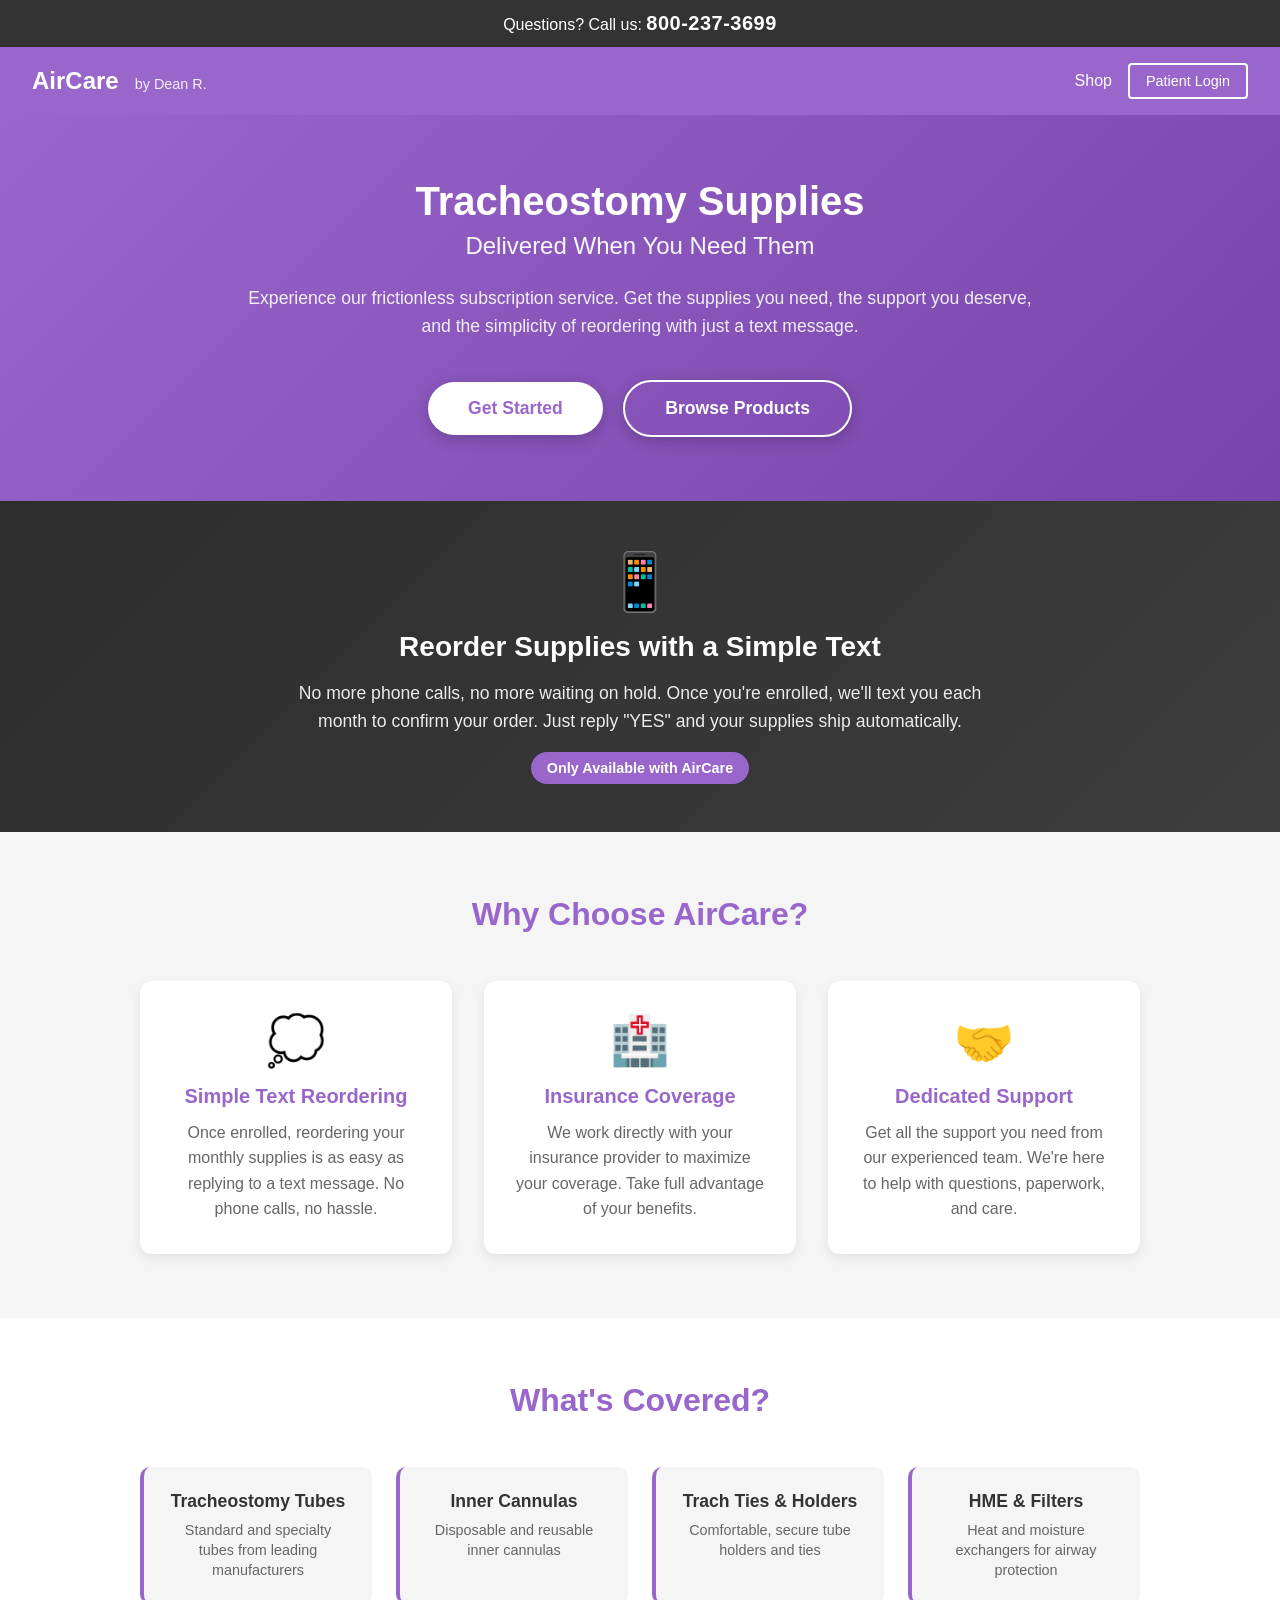
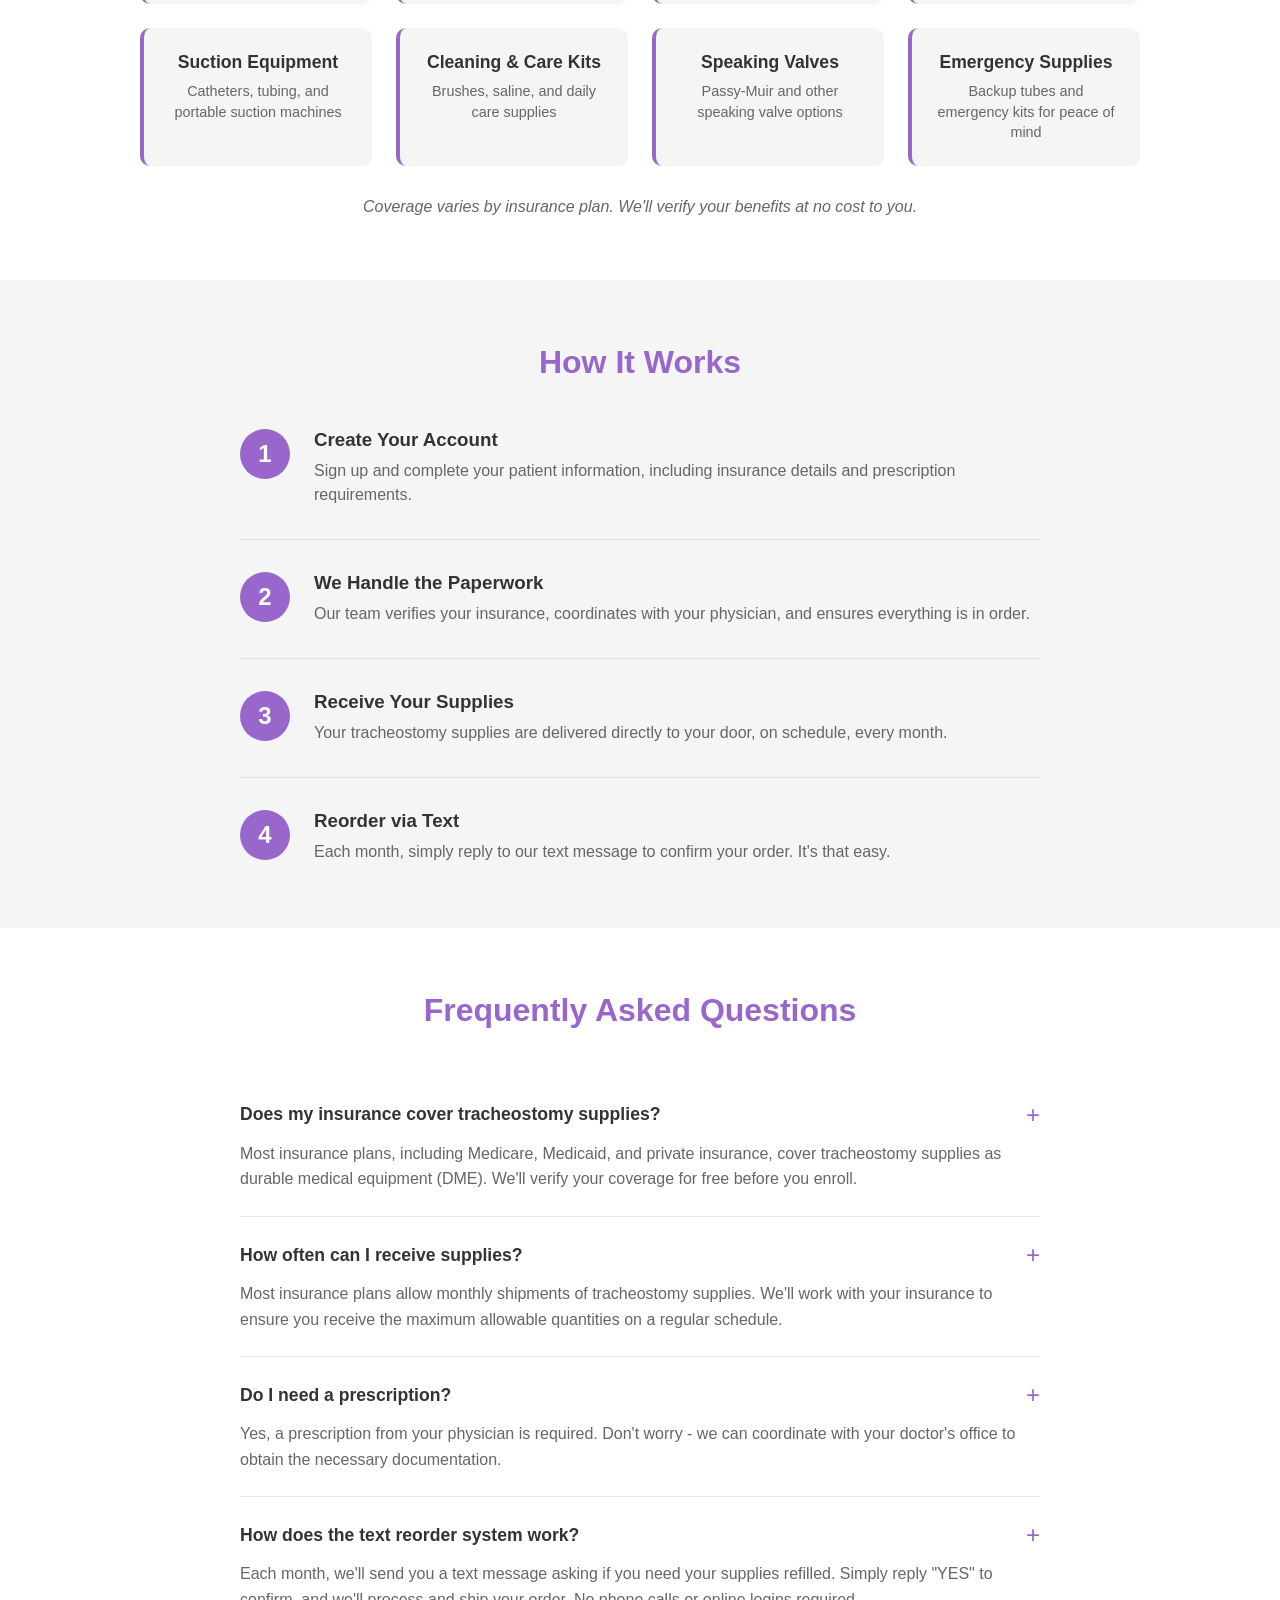
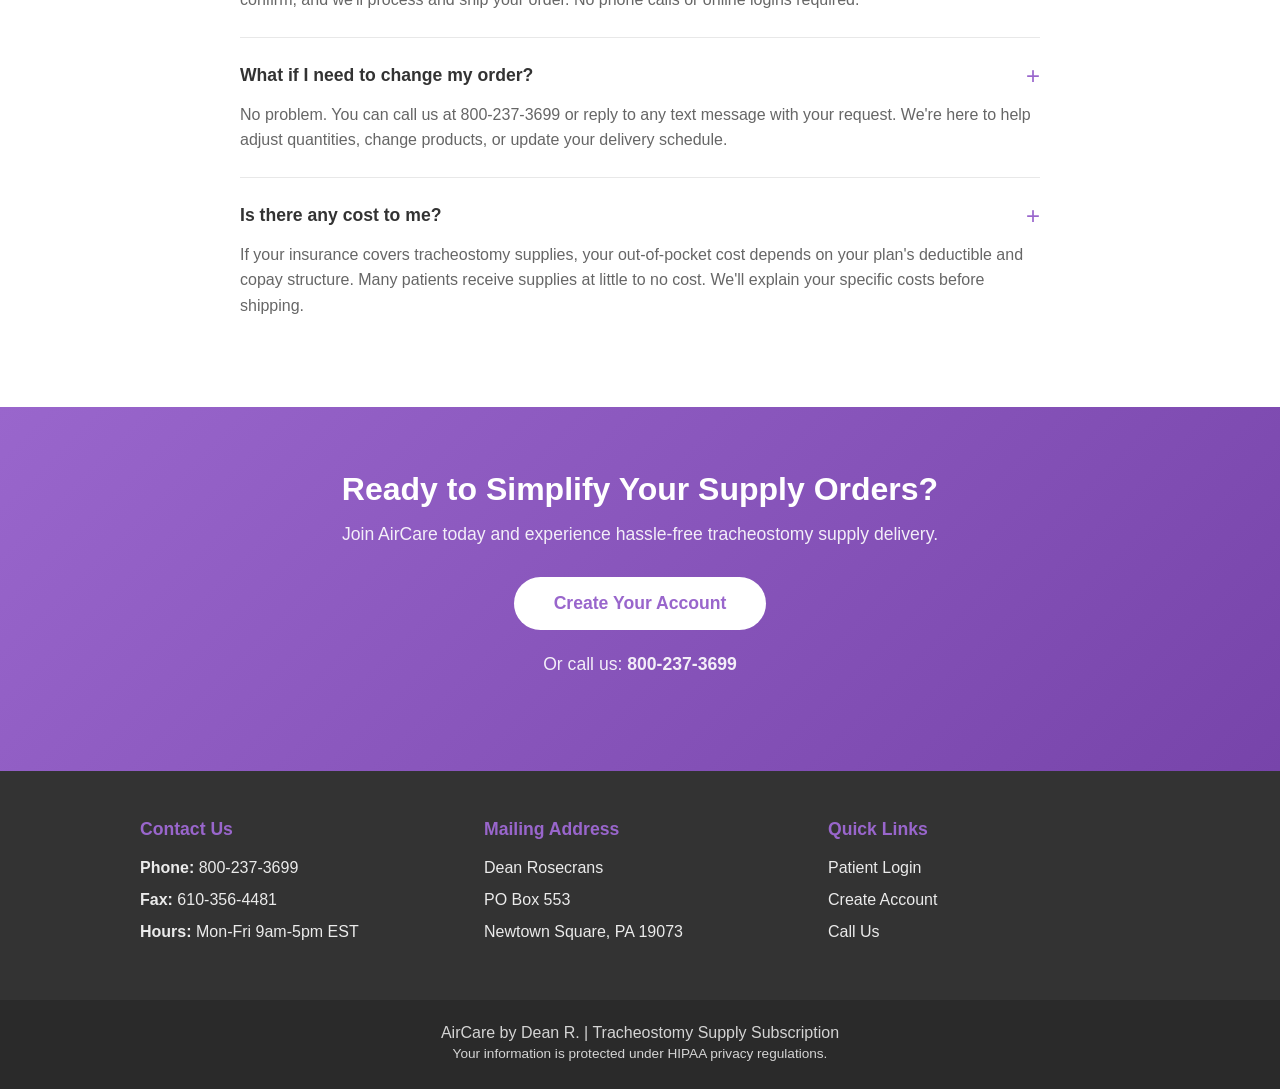
<file: index.html>
<!DOCTYPE html>
<html lang="en">
<head>
    <meta charset="UTF-8">
    <meta name="viewport" content="width=device-width, initial-scale=1.0">
    <title>AirCare by Dean R. | Tracheostomy Supply Subscription</title>
    <link rel="stylesheet" href="style.css">
    <style>
        /* Landing Page Styles */

        /* Phone Banner */
        .phone-banner {
            background-color: #333;
            color: white;
            text-align: center;
            padding: 0.75rem 1rem;
            font-size: 1rem;
        }

        .phone-banner a {
            color: white;
            text-decoration: none;
            font-weight: 600;
        }

        .phone-banner a:hover {
            text-decoration: underline;
        }

        .phone-number {
            font-size: 1.25rem;
            letter-spacing: 0.5px;
        }

        /* Hero Section */
        .landing-hero {
            background: linear-gradient(135deg, #9966CC 0%, #7744aa 100%);
            color: white;
            padding: 4rem 2rem;
            text-align: center;
        }

        .hero-content {
            max-width: 800px;
            margin: 0 auto;
        }

        .hero-title {
            font-size: 2.5rem;
            margin-bottom: 0.5rem;
            font-weight: 700;
        }

        .hero-subtitle {
            font-size: 1.5rem;
            opacity: 0.95;
            margin-bottom: 1.5rem;
            font-weight: 300;
        }

        .hero-tagline {
            font-size: 1.1rem;
            opacity: 0.9;
            margin-bottom: 2.5rem;
            line-height: 1.6;
        }

        .cta-button {
            display: inline-block;
            background-color: white;
            color: #9966CC;
            padding: 1rem 2.5rem;
            font-size: 1.1rem;
            font-weight: 600;
            border-radius: 50px;
            text-decoration: none;
            transition: all 0.3s ease;
            box-shadow: 0 4px 15px rgba(0, 0, 0, 0.2);
        }

        .cta-button:hover {
            transform: translateY(-2px);
            box-shadow: 0 6px 20px rgba(0, 0, 0, 0.25);
        }

        /* Text Reorder Highlight */
        .text-highlight {
            background: linear-gradient(135deg, #2d2d2d 0%, #3d3d3d 100%);
            color: white;
            padding: 3rem 2rem;
            text-align: center;
        }

        .text-highlight-content {
            max-width: 700px;
            margin: 0 auto;
        }

        .text-highlight h2 {
            font-size: 1.75rem;
            margin-bottom: 1rem;
        }

        .text-highlight .highlight-icon {
            font-size: 3.5rem;
            margin-bottom: 1rem;
        }

        .text-highlight p {
            font-size: 1.1rem;
            opacity: 0.9;
            line-height: 1.6;
        }

        .text-badge {
            display: inline-block;
            background: #9966CC;
            padding: 0.5rem 1rem;
            border-radius: 20px;
            font-size: 0.9rem;
            font-weight: 600;
            margin-top: 1rem;
        }

        /* Features Section */
        .features-section {
            padding: 4rem 2rem;
            background-color: #f5f5f5;
        }

        .features-container {
            max-width: 1000px;
            margin: 0 auto;
        }

        .section-title {
            text-align: center;
            color: #9966CC;
            font-size: 2rem;
            margin-bottom: 3rem;
        }

        .features-grid {
            display: grid;
            grid-template-columns: repeat(auto-fit, minmax(280px, 1fr));
            gap: 2rem;
        }

        .feature-card {
            background: white;
            padding: 2rem;
            border-radius: 12px;
            box-shadow: 0 4px 12px rgba(0, 0, 0, 0.08);
            text-align: center;
        }

        .feature-icon {
            font-size: 3rem;
            margin-bottom: 1rem;
        }

        .feature-card h3 {
            color: #9966CC;
            margin-bottom: 0.75rem;
            font-size: 1.25rem;
        }

        .feature-card p {
            color: #666;
            line-height: 1.6;
        }

        /* What's Covered Section */
        .covered-section {
            padding: 4rem 2rem;
            background: white;
        }

        .covered-container {
            max-width: 1000px;
            margin: 0 auto;
        }

        .supplies-grid {
            display: grid;
            grid-template-columns: repeat(auto-fit, minmax(220px, 1fr));
            gap: 1.5rem;
        }

        .supply-item {
            background: #f5f5f5;
            padding: 1.5rem;
            border-radius: 10px;
            text-align: center;
            border-left: 4px solid #9966CC;
        }

        .supply-item h4 {
            color: #333;
            margin-bottom: 0.5rem;
            font-size: 1.1rem;
        }

        .supply-item p {
            color: #666;
            font-size: 0.9rem;
            line-height: 1.4;
        }

        .covered-note {
            text-align: center;
            margin-top: 2rem;
            color: #666;
            font-style: italic;
        }

        /* How It Works Section */
        .how-it-works {
            padding: 4rem 2rem;
            background: #f5f5f5;
        }

        .steps-container {
            max-width: 800px;
            margin: 0 auto;
        }

        .step {
            display: flex;
            align-items: flex-start;
            margin-bottom: 2rem;
            padding-bottom: 2rem;
            border-bottom: 1px solid #e0e0e0;
        }

        .step:last-child {
            border-bottom: none;
            margin-bottom: 0;
            padding-bottom: 0;
        }

        .step-number {
            background: #9966CC;
            color: white;
            width: 50px;
            height: 50px;
            border-radius: 50%;
            display: flex;
            align-items: center;
            justify-content: center;
            font-size: 1.5rem;
            font-weight: 700;
            flex-shrink: 0;
            margin-right: 1.5rem;
        }

        .step-content h3 {
            color: #333;
            margin-bottom: 0.5rem;
        }

        .step-content p {
            color: #666;
            line-height: 1.5;
        }

        /* FAQ Section */
        .faq-section {
            padding: 4rem 2rem;
            background: white;
        }

        .faq-container {
            max-width: 800px;
            margin: 0 auto;
        }

        .faq-item {
            border-bottom: 1px solid #e8e8e8;
            padding: 1.5rem 0;
        }

        .faq-item:last-child {
            border-bottom: none;
        }

        .faq-question {
            font-weight: 600;
            color: #333;
            font-size: 1.1rem;
            margin-bottom: 0.75rem;
            cursor: pointer;
            display: flex;
            justify-content: space-between;
            align-items: center;
        }

        .faq-question::after {
            content: "+";
            color: #9966CC;
            font-size: 1.5rem;
            font-weight: 300;
        }

        .faq-answer {
            color: #666;
            line-height: 1.6;
        }

        /* CTA Section */
        .cta-section {
            background: linear-gradient(135deg, #9966CC 0%, #7744aa 100%);
            color: white;
            padding: 4rem 2rem;
            text-align: center;
        }

        .cta-section h2 {
            font-size: 2rem;
            margin-bottom: 1rem;
        }

        .cta-section p {
            opacity: 0.9;
            margin-bottom: 2rem;
            font-size: 1.1rem;
        }

        .cta-button-alt {
            display: inline-block;
            background-color: white;
            color: #9966CC;
            padding: 1rem 2.5rem;
            font-size: 1.1rem;
            font-weight: 600;
            border-radius: 50px;
            text-decoration: none;
            transition: all 0.3s ease;
        }

        .cta-button-alt:hover {
            transform: translateY(-2px);
            box-shadow: 0 4px 15px rgba(0, 0, 0, 0.2);
        }

        .cta-phone {
            margin-top: 1.5rem;
            font-size: 1.1rem;
        }

        .cta-phone a {
            color: white;
            text-decoration: none;
            font-weight: 600;
        }

        /* Footer */
        .footer-main {
            background-color: #333333;
            color: white;
            padding: 3rem 2rem;
        }

        .footer-content {
            max-width: 1000px;
            margin: 0 auto;
            display: grid;
            grid-template-columns: repeat(auto-fit, minmax(250px, 1fr));
            gap: 2rem;
        }

        .footer-section h4 {
            color: #9966CC;
            margin-bottom: 1rem;
            font-size: 1.1rem;
        }

        .footer-section p {
            margin-bottom: 0.5rem;
            opacity: 0.9;
            line-height: 1.5;
        }

        .footer-section a {
            color: white;
            text-decoration: none;
        }

        .footer-section a:hover {
            text-decoration: underline;
        }

        .footer-bottom {
            background-color: #2a2a2a;
            color: white;
            text-align: center;
            padding: 1.5rem;
        }

        .footer-bottom p {
            margin-bottom: 0.25rem;
            opacity: 0.8;
        }

        .hipaa-notice {
            font-size: 0.85rem;
            opacity: 0.6;
        }

        /* Responsive */
        @media (max-width: 600px) {
            .hero-title {
                font-size: 1.75rem;
            }

            .hero-subtitle {
                font-size: 1.2rem;
            }

            .step {
                flex-direction: column;
                text-align: center;
            }

            .step-number {
                margin: 0 auto 1rem;
            }

            .phone-banner {
                font-size: 0.9rem;
            }

            .phone-number {
                font-size: 1.1rem;
            }
        }
    </style>
</head>
<body>
    <!-- Phone Banner -->
    <div class="phone-banner">
        Questions? Call us: <a href="tel:800-237-3699" class="phone-number">800-237-3699</a>
    </div>

    <!-- Header -->
    <header class="header">
        <div class="header-content">
            <h1 class="logo">AirCare</h1>
            <span class="tagline">by Dean R.</span>
        </div>
        <nav style="display: flex; gap: 1rem; align-items: center;">
            <a href="shop.html" style="color: white; text-decoration: none; font-weight: 500;">Shop</a>
            <a href="portal.html" class="btn-logout" style="display: inline-block; text-decoration: none;">Patient Login</a>
        </nav>
    </header>

    <!-- Hero Section -->
    <section class="landing-hero">
        <div class="hero-content">
            <h1 class="hero-title">Tracheostomy Supplies</h1>
            <p class="hero-subtitle">Delivered When You Need Them</p>
            <p class="hero-tagline">
                Experience our frictionless subscription service. Get the supplies you need,
                the support you deserve, and the simplicity of reordering with just a text message.
            </p>
            <a href="portal.html" class="cta-button">Get Started</a>
            <a href="shop.html" class="cta-button" style="background: transparent; border: 2px solid white; color: white; margin-left: 1rem;">Browse Products</a>
        </div>
    </section>

    <!-- Text Reorder Highlight -->
    <section class="text-highlight">
        <div class="text-highlight-content">
            <div class="highlight-icon">&#128241;</div>
            <h2>Reorder Supplies with a Simple Text</h2>
            <p>No more phone calls, no more waiting on hold. Once you're enrolled, we'll text you each month to confirm your order. Just reply "YES" and your supplies ship automatically.</p>
            <div class="text-badge">Only Available with AirCare</div>
        </div>
    </section>

    <!-- Features Section -->
    <section class="features-section">
        <div class="features-container">
            <h2 class="section-title">Why Choose AirCare?</h2>
            <div class="features-grid">
                <div class="feature-card">
                    <div class="feature-icon">&#128173;</div>
                    <h3>Simple Text Reordering</h3>
                    <p>Once enrolled, reordering your monthly supplies is as easy as replying to a text message. No phone calls, no hassle.</p>
                </div>
                <div class="feature-card">
                    <div class="feature-icon">&#127973;</div>
                    <h3>Insurance Coverage</h3>
                    <p>We work directly with your insurance provider to maximize your coverage. Take full advantage of your benefits.</p>
                </div>
                <div class="feature-card">
                    <div class="feature-icon">&#129309;</div>
                    <h3>Dedicated Support</h3>
                    <p>Get all the support you need from our experienced team. We're here to help with questions, paperwork, and care.</p>
                </div>
            </div>
        </div>
    </section>

    <!-- What's Covered Section -->
    <section class="covered-section">
        <div class="covered-container">
            <h2 class="section-title">What's Covered?</h2>
            <div class="supplies-grid">
                <div class="supply-item">
                    <h4>Tracheostomy Tubes</h4>
                    <p>Standard and specialty tubes from leading manufacturers</p>
                </div>
                <div class="supply-item">
                    <h4>Inner Cannulas</h4>
                    <p>Disposable and reusable inner cannulas</p>
                </div>
                <div class="supply-item">
                    <h4>Trach Ties & Holders</h4>
                    <p>Comfortable, secure tube holders and ties</p>
                </div>
                <div class="supply-item">
                    <h4>HME & Filters</h4>
                    <p>Heat and moisture exchangers for airway protection</p>
                </div>
                <div class="supply-item">
                    <h4>Suction Equipment</h4>
                    <p>Catheters, tubing, and portable suction machines</p>
                </div>
                <div class="supply-item">
                    <h4>Cleaning & Care Kits</h4>
                    <p>Brushes, saline, and daily care supplies</p>
                </div>
                <div class="supply-item">
                    <h4>Speaking Valves</h4>
                    <p>Passy-Muir and other speaking valve options</p>
                </div>
                <div class="supply-item">
                    <h4>Emergency Supplies</h4>
                    <p>Backup tubes and emergency kits for peace of mind</p>
                </div>
            </div>
            <p class="covered-note">Coverage varies by insurance plan. We'll verify your benefits at no cost to you.</p>
        </div>
    </section>

    <!-- How It Works Section -->
    <section class="how-it-works">
        <div class="steps-container">
            <h2 class="section-title">How It Works</h2>
            <div class="step">
                <div class="step-number">1</div>
                <div class="step-content">
                    <h3>Create Your Account</h3>
                    <p>Sign up and complete your patient information, including insurance details and prescription requirements.</p>
                </div>
            </div>
            <div class="step">
                <div class="step-number">2</div>
                <div class="step-content">
                    <h3>We Handle the Paperwork</h3>
                    <p>Our team verifies your insurance, coordinates with your physician, and ensures everything is in order.</p>
                </div>
            </div>
            <div class="step">
                <div class="step-number">3</div>
                <div class="step-content">
                    <h3>Receive Your Supplies</h3>
                    <p>Your tracheostomy supplies are delivered directly to your door, on schedule, every month.</p>
                </div>
            </div>
            <div class="step">
                <div class="step-number">4</div>
                <div class="step-content">
                    <h3>Reorder via Text</h3>
                    <p>Each month, simply reply to our text message to confirm your order. It's that easy.</p>
                </div>
            </div>
        </div>
    </section>

    <!-- FAQ Section -->
    <section class="faq-section">
        <div class="faq-container">
            <h2 class="section-title">Frequently Asked Questions</h2>

            <div class="faq-item">
                <div class="faq-question">Does my insurance cover tracheostomy supplies?</div>
                <p class="faq-answer">Most insurance plans, including Medicare, Medicaid, and private insurance, cover tracheostomy supplies as durable medical equipment (DME). We'll verify your coverage for free before you enroll.</p>
            </div>

            <div class="faq-item">
                <div class="faq-question">How often can I receive supplies?</div>
                <p class="faq-answer">Most insurance plans allow monthly shipments of tracheostomy supplies. We'll work with your insurance to ensure you receive the maximum allowable quantities on a regular schedule.</p>
            </div>

            <div class="faq-item">
                <div class="faq-question">Do I need a prescription?</div>
                <p class="faq-answer">Yes, a prescription from your physician is required. Don't worry - we can coordinate with your doctor's office to obtain the necessary documentation.</p>
            </div>

            <div class="faq-item">
                <div class="faq-question">How does the text reorder system work?</div>
                <p class="faq-answer">Each month, we'll send you a text message asking if you need your supplies refilled. Simply reply "YES" to confirm, and we'll process and ship your order. No phone calls or online logins required.</p>
            </div>

            <div class="faq-item">
                <div class="faq-question">What if I need to change my order?</div>
                <p class="faq-answer">No problem. You can call us at 800-237-3699 or reply to any text message with your request. We're here to help adjust quantities, change products, or update your delivery schedule.</p>
            </div>

            <div class="faq-item">
                <div class="faq-question">Is there any cost to me?</div>
                <p class="faq-answer">If your insurance covers tracheostomy supplies, your out-of-pocket cost depends on your plan's deductible and copay structure. Many patients receive supplies at little to no cost. We'll explain your specific costs before shipping.</p>
            </div>
        </div>
    </section>

    <!-- CTA Section -->
    <section class="cta-section">
        <h2>Ready to Simplify Your Supply Orders?</h2>
        <p>Join AirCare today and experience hassle-free tracheostomy supply delivery.</p>
        <a href="portal.html" class="cta-button-alt">Create Your Account</a>
        <p class="cta-phone">Or call us: <a href="tel:800-237-3699">800-237-3699</a></p>
    </section>

    <!-- Footer -->
    <footer class="footer-main">
        <div class="footer-content">
            <div class="footer-section">
                <h4>Contact Us</h4>
                <p><strong>Phone:</strong> <a href="tel:800-237-3699">800-237-3699</a></p>
                <p><strong>Fax:</strong> 610-356-4481</p>
                <p><strong>Hours:</strong> Mon-Fri 9am-5pm EST</p>
            </div>
            <div class="footer-section">
                <h4>Mailing Address</h4>
                <p>Dean Rosecrans</p>
                <p>PO Box 553</p>
                <p>Newtown Square, PA 19073</p>
            </div>
            <div class="footer-section">
                <h4>Quick Links</h4>
                <p><a href="portal.html">Patient Login</a></p>
                <p><a href="portal.html">Create Account</a></p>
                <p><a href="tel:800-237-3699">Call Us</a></p>
            </div>
        </div>
    </footer>
    <div class="footer-bottom">
        <p>AirCare by Dean R. | Tracheostomy Supply Subscription</p>
        <p class="hipaa-notice">Your information is protected under HIPAA privacy regulations.</p>
    </div>
</body>
</html>
</file>
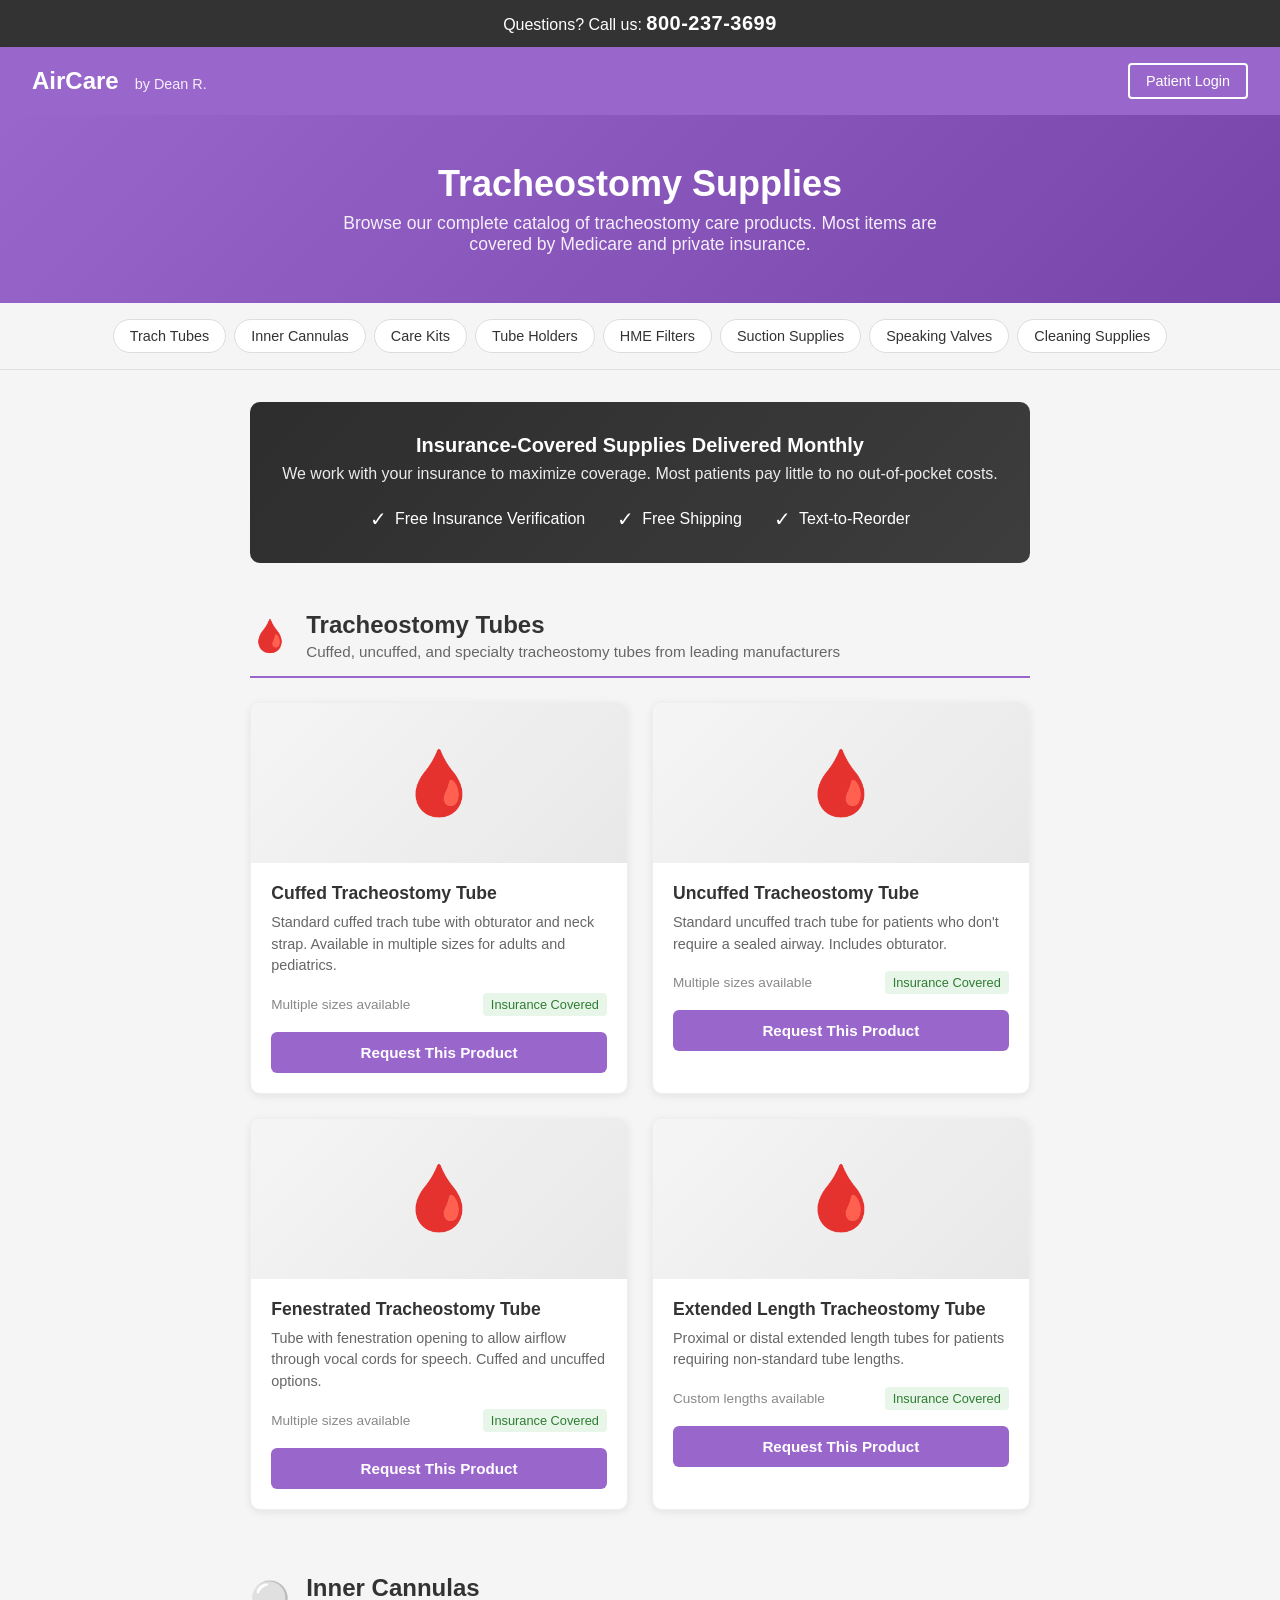
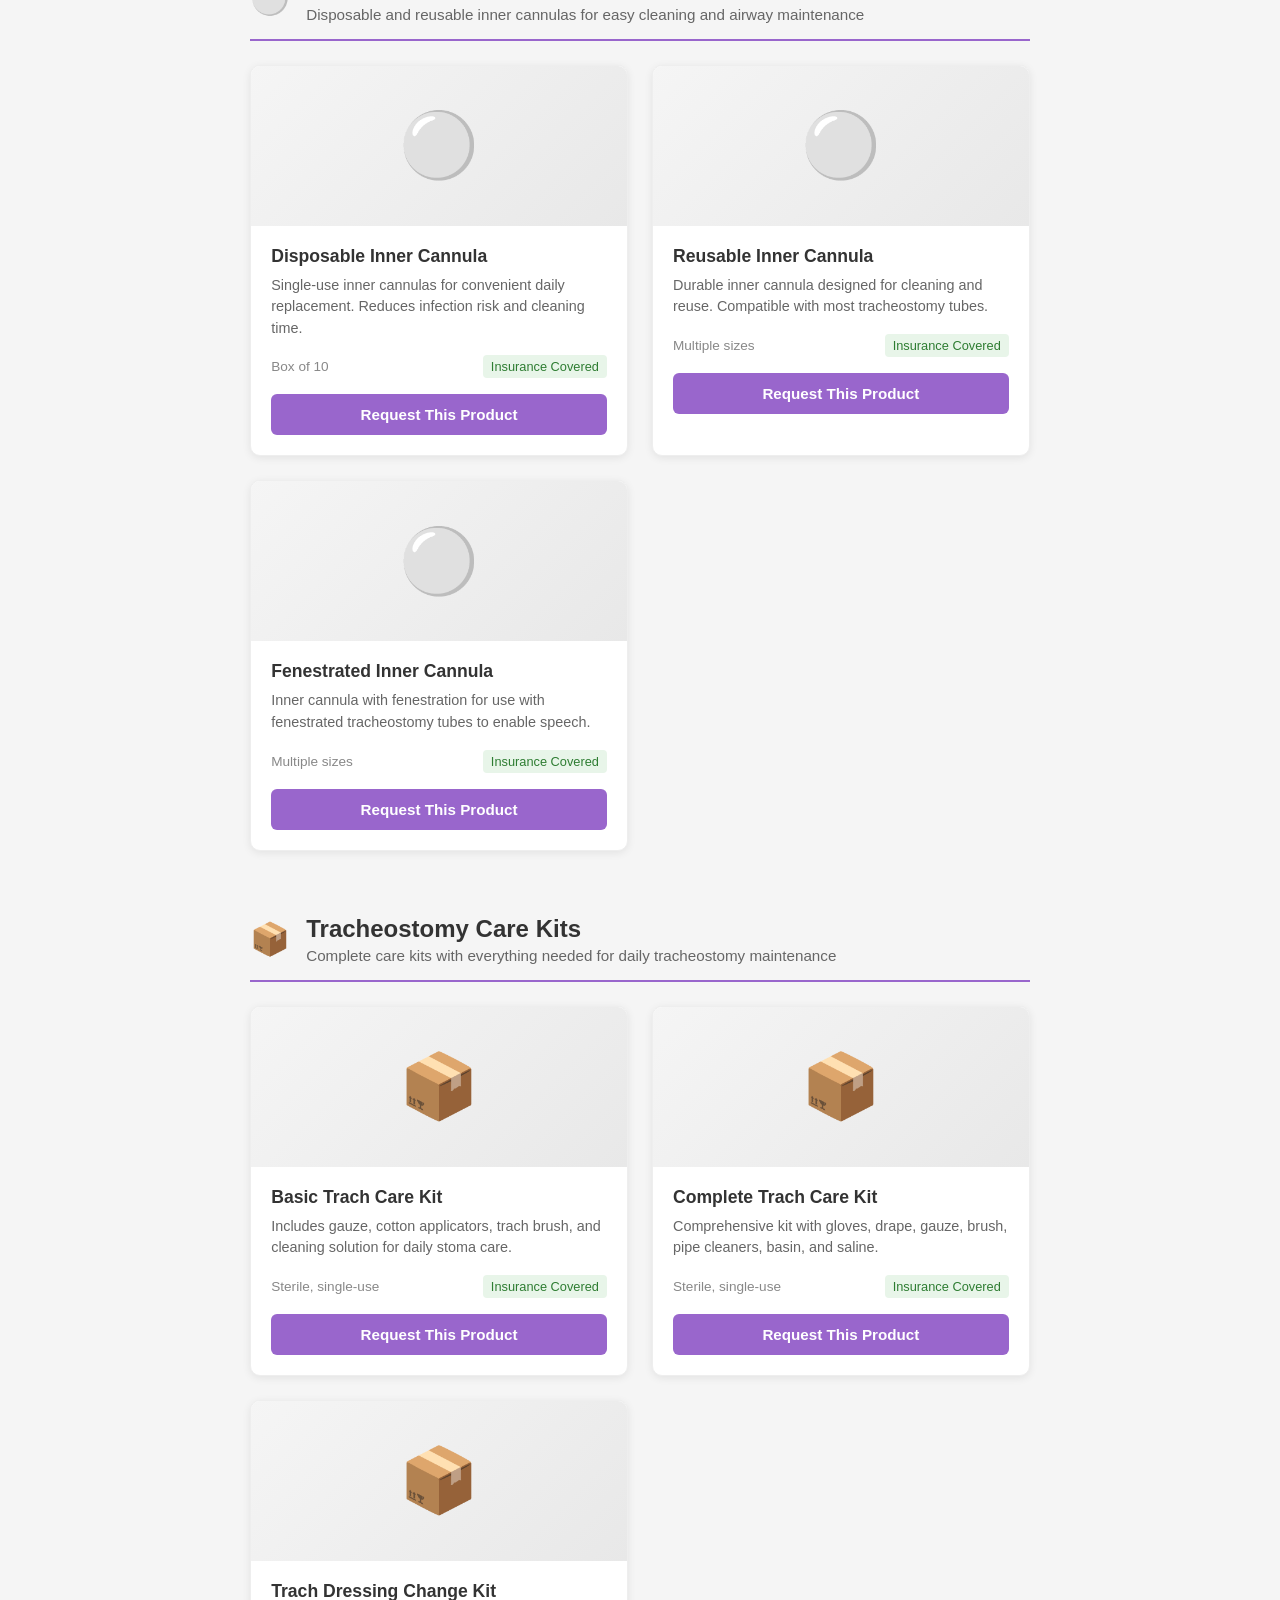
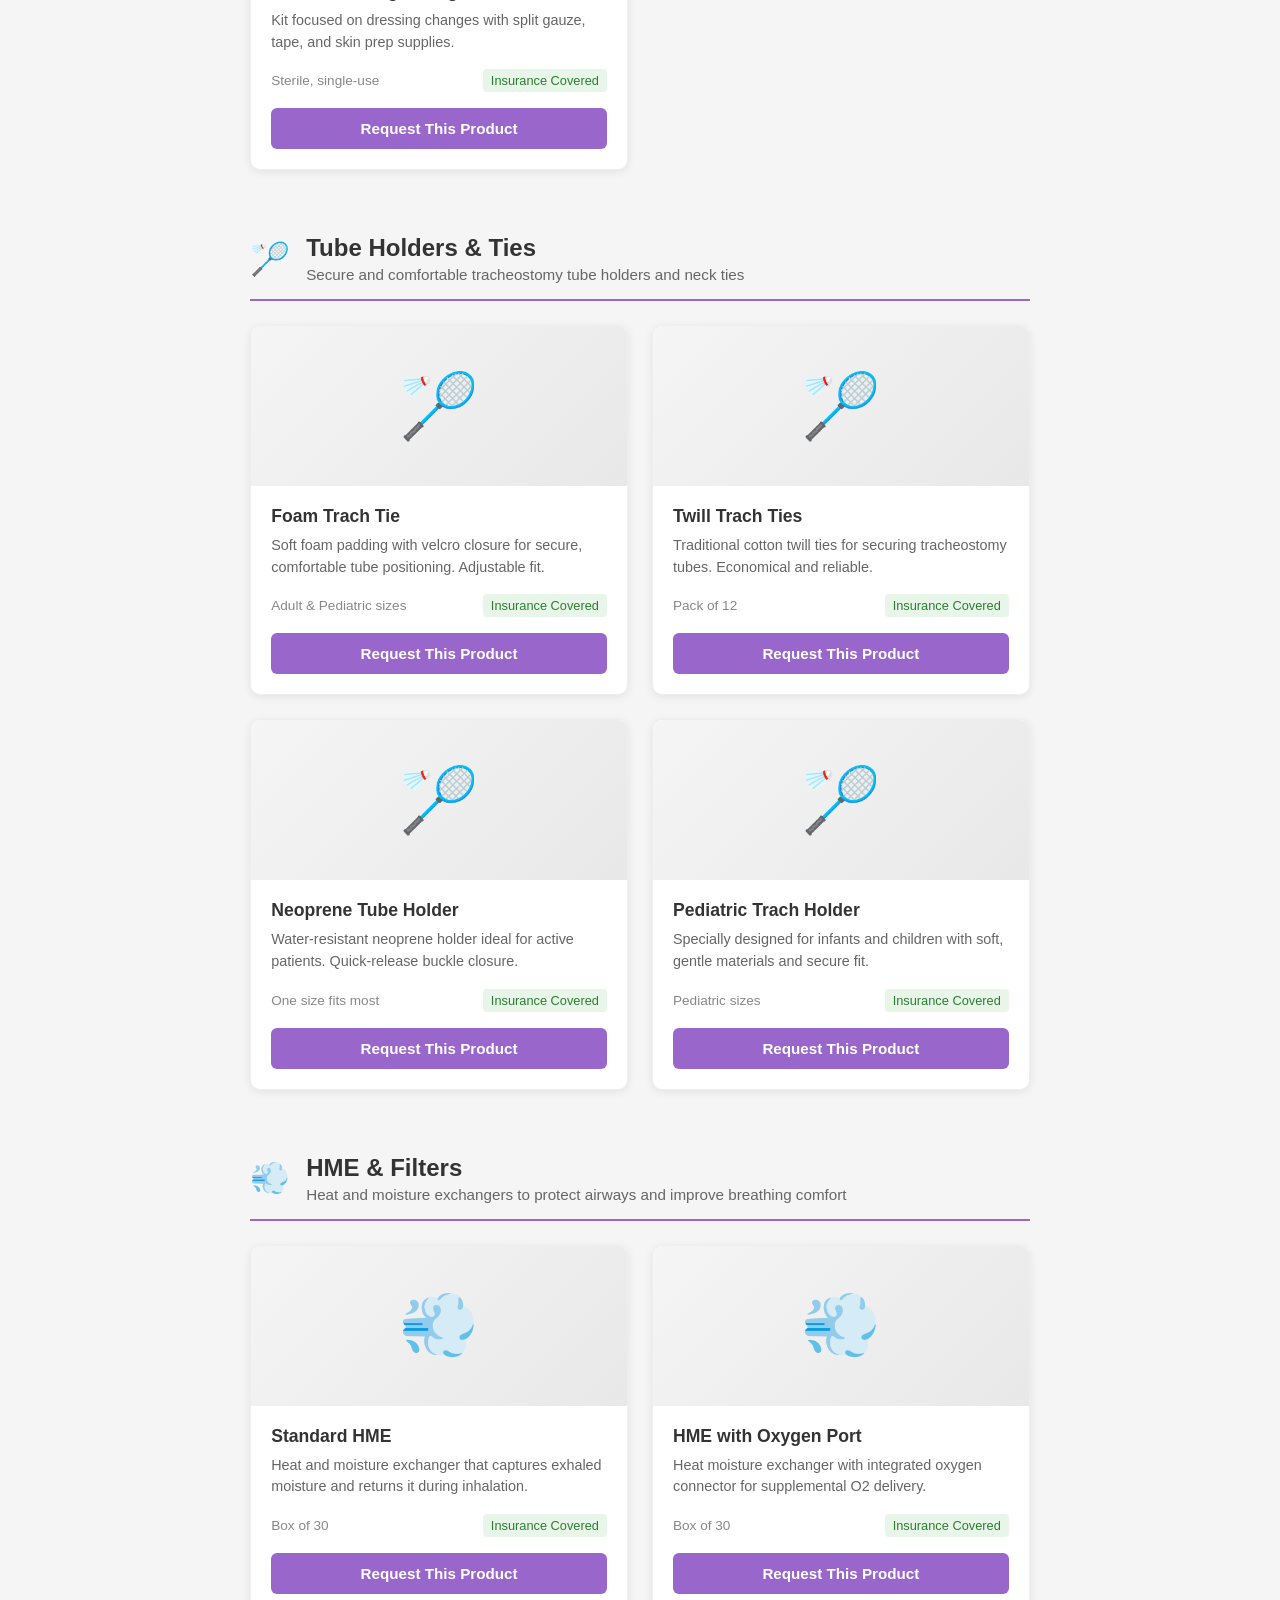
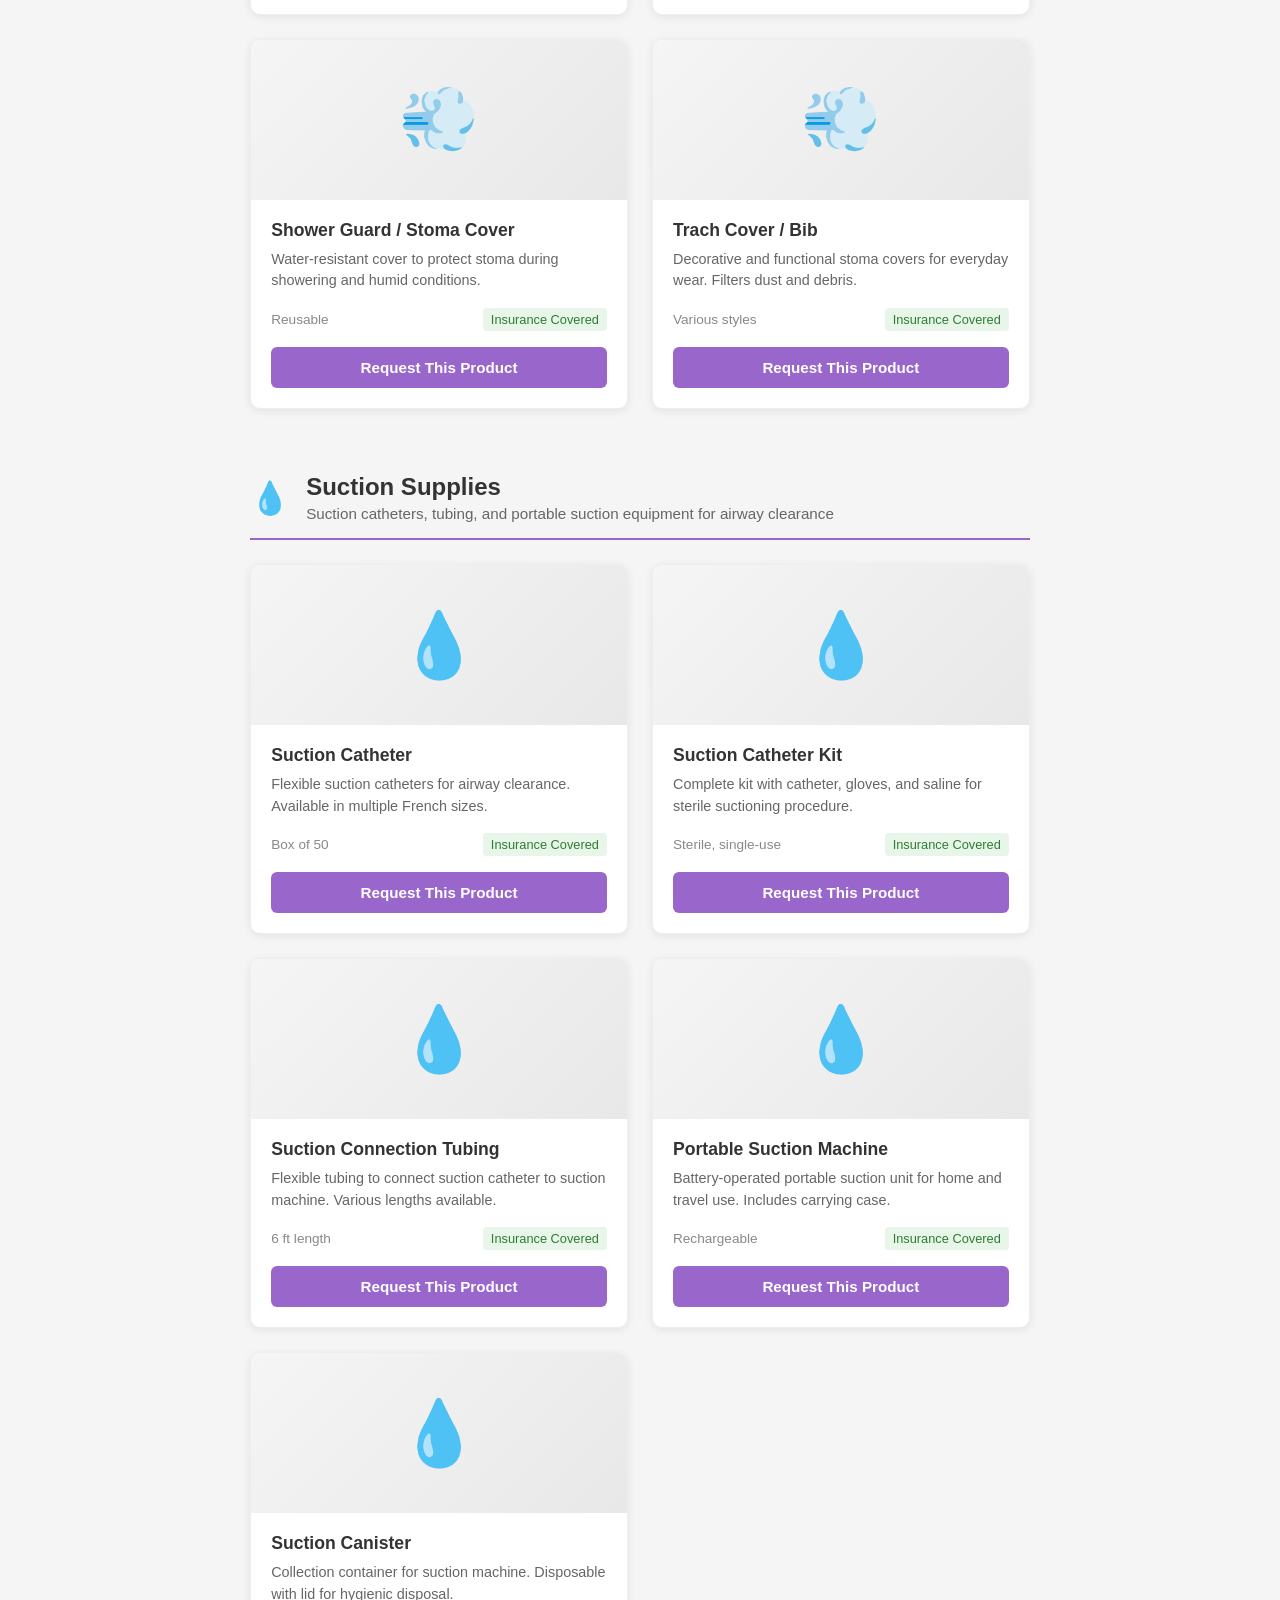
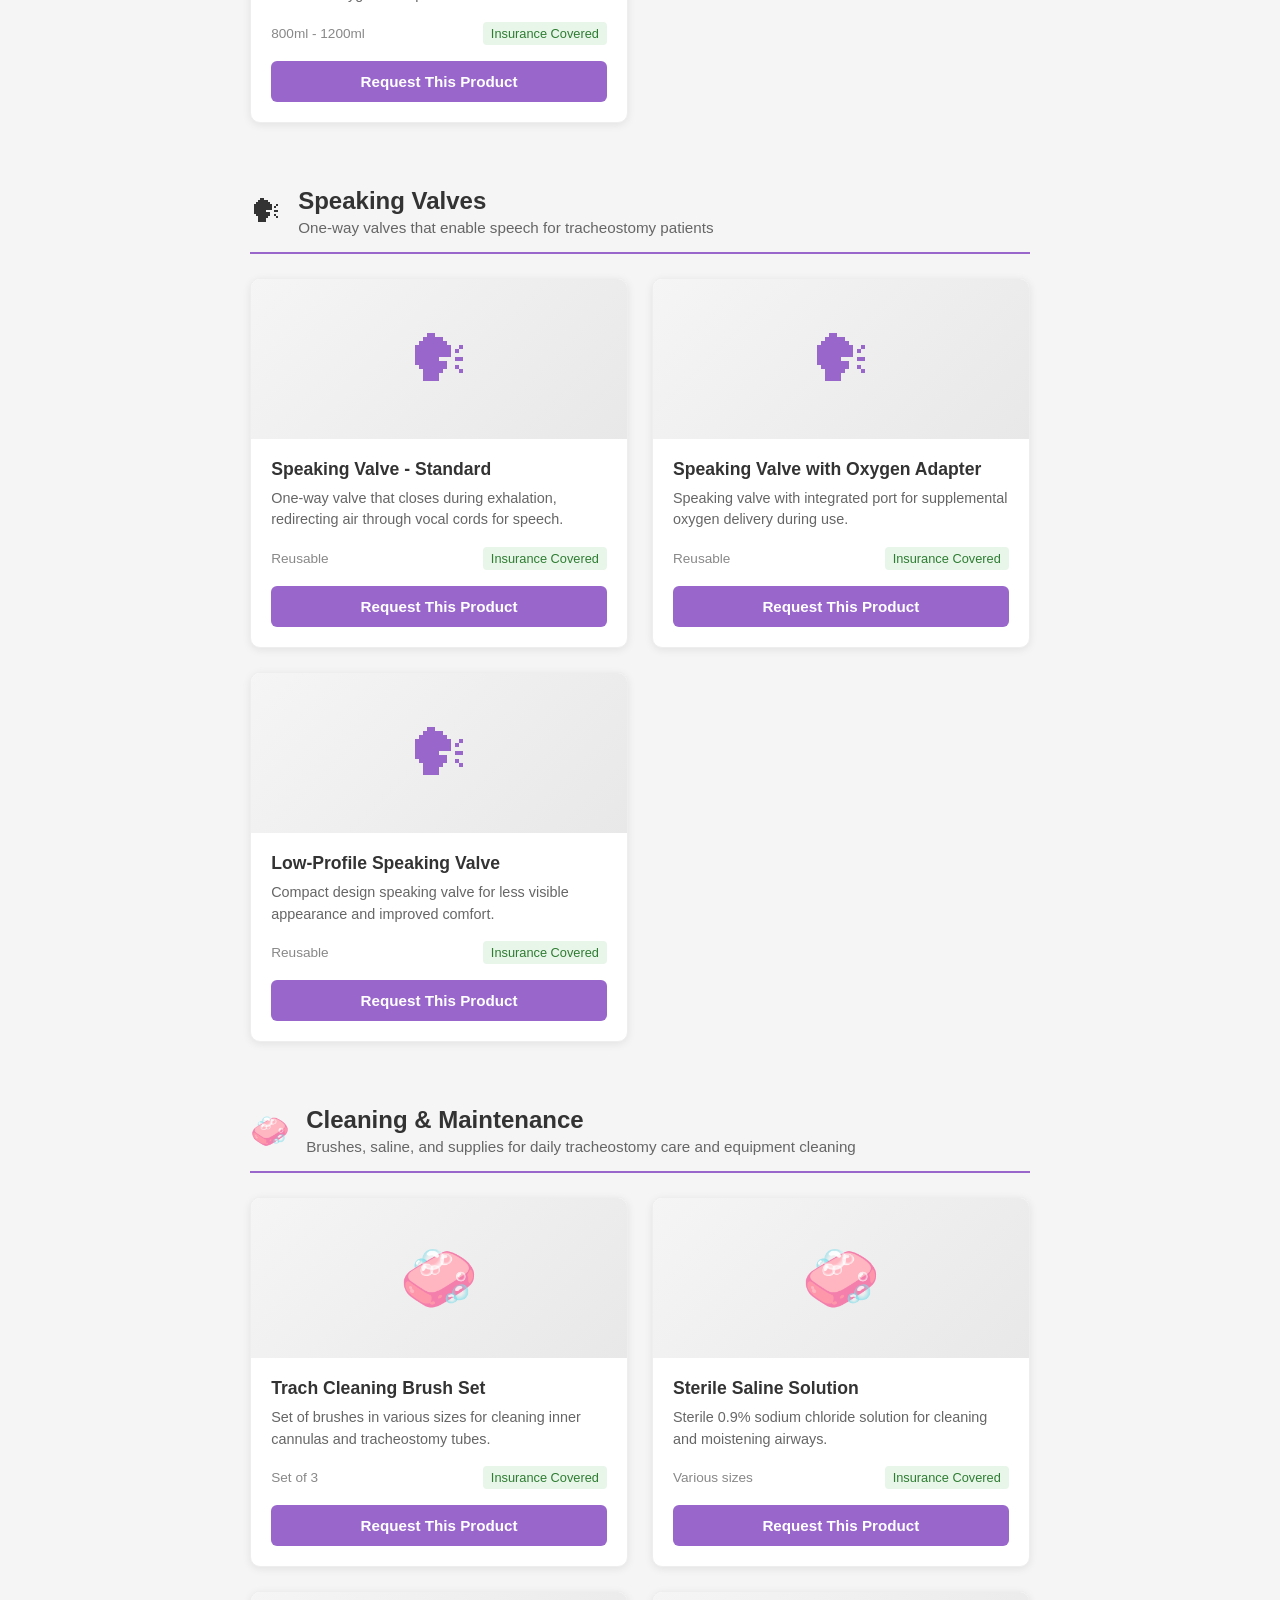
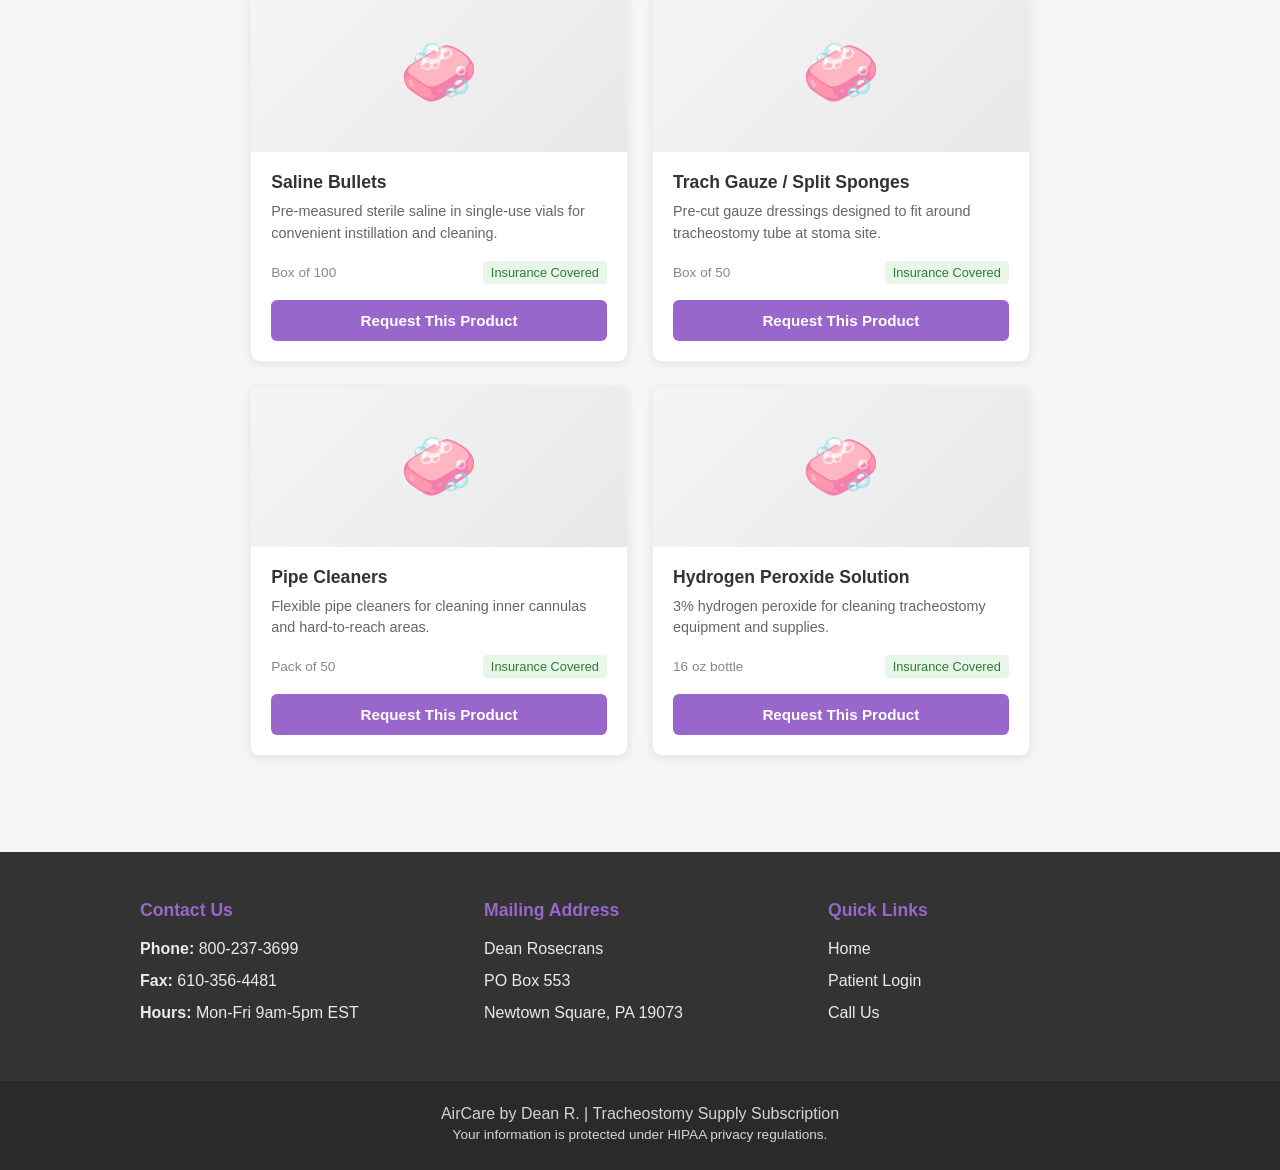
<file: shop.html>
<!DOCTYPE html>
<html lang="en">
<head>
    <meta charset="UTF-8">
    <meta name="viewport" content="width=device-width, initial-scale=1.0">
    <title>Shop Tracheostomy Supplies | AirCare by Dean R.</title>
    <link rel="stylesheet" href="style.css">
    <style>
        /* Shop Page Styles */

        /* Phone Banner */
        .phone-banner {
            background-color: #333;
            color: white;
            text-align: center;
            padding: 0.75rem 1rem;
            font-size: 1rem;
        }

        .phone-banner a {
            color: white;
            text-decoration: none;
            font-weight: 600;
        }

        .phone-banner a:hover {
            text-decoration: underline;
        }

        .phone-number {
            font-size: 1.25rem;
            letter-spacing: 0.5px;
        }

        /* Shop Hero */
        .shop-hero {
            background: linear-gradient(135deg, #9966CC 0%, #7744aa 100%);
            color: white;
            padding: 3rem 2rem;
            text-align: center;
        }

        .shop-hero h1 {
            font-size: 2.25rem;
            margin-bottom: 0.5rem;
        }

        .shop-hero p {
            font-size: 1.1rem;
            opacity: 0.9;
            max-width: 600px;
            margin: 0 auto;
        }

        /* Category Navigation */
        .category-nav {
            background: #f5f5f5;
            padding: 1rem 2rem;
            border-bottom: 1px solid #e0e0e0;
            position: sticky;
            top: 0;
            z-index: 100;
        }

        .category-nav-inner {
            max-width: 1200px;
            margin: 0 auto;
            display: flex;
            flex-wrap: wrap;
            justify-content: center;
            gap: 0.5rem;
        }

        .category-link {
            background: white;
            color: #333;
            padding: 0.5rem 1rem;
            border-radius: 20px;
            text-decoration: none;
            font-size: 0.9rem;
            border: 1px solid #ddd;
            transition: all 0.2s ease;
        }

        .category-link:hover {
            background: #9966CC;
            color: white;
            border-color: #9966CC;
        }

        /* Shop Container */
        .shop-container {
            max-width: 1200px;
            margin: 0 auto;
            padding: 2rem;
        }

        /* Category Section */
        .category-section {
            margin-bottom: 4rem;
            scroll-margin-top: 80px;
        }

        .category-header {
            display: flex;
            align-items: center;
            margin-bottom: 1.5rem;
            padding-bottom: 1rem;
            border-bottom: 2px solid #9966CC;
        }

        .category-icon {
            font-size: 2rem;
            margin-right: 1rem;
        }

        .category-header h2 {
            color: #333;
            font-size: 1.5rem;
            margin: 0;
        }

        .category-header p {
            color: #666;
            margin: 0.25rem 0 0 0;
            font-size: 0.95rem;
        }

        /* Product Grid */
        .product-grid {
            display: grid;
            grid-template-columns: repeat(auto-fill, minmax(280px, 1fr));
            gap: 1.5rem;
        }

        /* Product Card */
        .product-card {
            background: white;
            border-radius: 10px;
            box-shadow: 0 2px 8px rgba(0, 0, 0, 0.08);
            overflow: hidden;
            transition: all 0.2s ease;
            border: 1px solid #eee;
        }

        .product-card:hover {
            box-shadow: 0 4px 16px rgba(0, 0, 0, 0.12);
            transform: translateY(-2px);
        }

        .product-image {
            background: linear-gradient(135deg, #f5f5f5 0%, #e8e8e8 100%);
            height: 160px;
            display: flex;
            align-items: center;
            justify-content: center;
            font-size: 4rem;
            color: #9966CC;
        }

        .product-info {
            padding: 1.25rem;
        }

        .product-info h3 {
            color: #333;
            font-size: 1.1rem;
            margin-bottom: 0.5rem;
        }

        .product-info p {
            color: #666;
            font-size: 0.9rem;
            line-height: 1.5;
            margin-bottom: 1rem;
        }

        .product-meta {
            display: flex;
            justify-content: space-between;
            align-items: center;
            font-size: 0.85rem;
            color: #888;
            margin-bottom: 1rem;
        }

        .insurance-badge {
            background: #e8f5e9;
            color: #2e7d32;
            padding: 0.25rem 0.5rem;
            border-radius: 4px;
            font-size: 0.8rem;
            font-weight: 500;
        }

        .btn-request {
            display: block;
            width: 100%;
            background: #9966CC;
            color: white;
            padding: 0.75rem;
            border: none;
            border-radius: 6px;
            font-size: 0.95rem;
            font-weight: 600;
            cursor: pointer;
            text-align: center;
            text-decoration: none;
            transition: background 0.2s ease;
        }

        .btn-request:hover {
            background: #8855bb;
        }

        /* Info Banner */
        .info-banner {
            background: linear-gradient(135deg, #2d2d2d 0%, #3d3d3d 100%);
            color: white;
            padding: 2rem;
            border-radius: 10px;
            margin-bottom: 3rem;
            text-align: center;
        }

        .info-banner h3 {
            margin-bottom: 0.5rem;
            font-size: 1.25rem;
        }

        .info-banner p {
            opacity: 0.9;
            margin-bottom: 1rem;
        }

        .info-banner-features {
            display: flex;
            justify-content: center;
            flex-wrap: wrap;
            gap: 2rem;
            margin-top: 1.5rem;
        }

        .info-feature {
            display: flex;
            align-items: center;
            gap: 0.5rem;
        }

        .info-feature span {
            font-size: 1.25rem;
        }

        /* Footer */
        .footer-main {
            background-color: #333333;
            color: white;
            padding: 3rem 2rem;
        }

        .footer-content {
            max-width: 1000px;
            margin: 0 auto;
            display: grid;
            grid-template-columns: repeat(auto-fit, minmax(250px, 1fr));
            gap: 2rem;
        }

        .footer-section h4 {
            color: #9966CC;
            margin-bottom: 1rem;
            font-size: 1.1rem;
        }

        .footer-section p {
            margin-bottom: 0.5rem;
            opacity: 0.9;
            line-height: 1.5;
        }

        .footer-section a {
            color: white;
            text-decoration: none;
        }

        .footer-section a:hover {
            text-decoration: underline;
        }

        .footer-bottom {
            background-color: #2a2a2a;
            color: white;
            text-align: center;
            padding: 1.5rem;
        }

        .footer-bottom p {
            margin-bottom: 0.25rem;
            opacity: 0.8;
        }

        .hipaa-notice {
            font-size: 0.85rem;
            opacity: 0.6;
        }

        /* Responsive */
        @media (max-width: 768px) {
            .shop-hero h1 {
                font-size: 1.75rem;
            }

            .category-nav {
                padding: 0.75rem 1rem;
            }

            .category-link {
                font-size: 0.8rem;
                padding: 0.4rem 0.75rem;
            }

            .product-grid {
                grid-template-columns: 1fr;
            }

            .info-banner-features {
                flex-direction: column;
                gap: 1rem;
            }
        }
    </style>
</head>
<body>
    <!-- Phone Banner -->
    <div class="phone-banner">
        Questions? Call us: <a href="tel:800-237-3699" class="phone-number">800-237-3699</a>
    </div>

    <!-- Header -->
    <header class="header">
        <div class="header-content">
            <a href="index.html" style="text-decoration: none; color: white;">
                <h1 class="logo">AirCare</h1>
            </a>
            <span class="tagline">by Dean R.</span>
        </div>
        <a href="portal.html" class="btn-logout" style="display: inline-block; text-decoration: none;">Patient Login</a>
    </header>

    <!-- Shop Hero -->
    <section class="shop-hero">
        <h1>Tracheostomy Supplies</h1>
        <p>Browse our complete catalog of tracheostomy care products. Most items are covered by Medicare and private insurance.</p>
    </section>

    <!-- Category Navigation -->
    <nav class="category-nav">
        <div class="category-nav-inner">
            <a href="#tubes" class="category-link">Trach Tubes</a>
            <a href="#cannulas" class="category-link">Inner Cannulas</a>
            <a href="#care-kits" class="category-link">Care Kits</a>
            <a href="#holders" class="category-link">Tube Holders</a>
            <a href="#hme" class="category-link">HME Filters</a>
            <a href="#suction" class="category-link">Suction Supplies</a>
            <a href="#speaking" class="category-link">Speaking Valves</a>
            <a href="#cleaning" class="category-link">Cleaning Supplies</a>
        </div>
    </nav>

    <!-- Shop Container -->
    <div class="shop-container">

        <!-- Info Banner -->
        <div class="info-banner">
            <h3>Insurance-Covered Supplies Delivered Monthly</h3>
            <p>We work with your insurance to maximize coverage. Most patients pay little to no out-of-pocket costs.</p>
            <div class="info-banner-features">
                <div class="info-feature">
                    <span>&#10003;</span> Free Insurance Verification
                </div>
                <div class="info-feature">
                    <span>&#10003;</span> Free Shipping
                </div>
                <div class="info-feature">
                    <span>&#10003;</span> Text-to-Reorder
                </div>
            </div>
        </div>

        <!-- Tracheostomy Tubes -->
        <section id="tubes" class="category-section">
            <div class="category-header">
                <span class="category-icon">&#129656;</span>
                <div>
                    <h2>Tracheostomy Tubes</h2>
                    <p>Cuffed, uncuffed, and specialty tracheostomy tubes from leading manufacturers</p>
                </div>
            </div>
            <div class="product-grid">
                <div class="product-card">
                    <div class="product-image">&#129656;</div>
                    <div class="product-info">
                        <h3>Cuffed Tracheostomy Tube</h3>
                        <p>Standard cuffed trach tube with obturator and neck strap. Available in multiple sizes for adults and pediatrics.</p>
                        <div class="product-meta">
                            <span>Multiple sizes available</span>
                            <span class="insurance-badge">Insurance Covered</span>
                        </div>
                        <a href="portal.html" class="btn-request">Request This Product</a>
                    </div>
                </div>
                <div class="product-card">
                    <div class="product-image">&#129656;</div>
                    <div class="product-info">
                        <h3>Uncuffed Tracheostomy Tube</h3>
                        <p>Standard uncuffed trach tube for patients who don't require a sealed airway. Includes obturator.</p>
                        <div class="product-meta">
                            <span>Multiple sizes available</span>
                            <span class="insurance-badge">Insurance Covered</span>
                        </div>
                        <a href="portal.html" class="btn-request">Request This Product</a>
                    </div>
                </div>
                <div class="product-card">
                    <div class="product-image">&#129656;</div>
                    <div class="product-info">
                        <h3>Fenestrated Tracheostomy Tube</h3>
                        <p>Tube with fenestration opening to allow airflow through vocal cords for speech. Cuffed and uncuffed options.</p>
                        <div class="product-meta">
                            <span>Multiple sizes available</span>
                            <span class="insurance-badge">Insurance Covered</span>
                        </div>
                        <a href="portal.html" class="btn-request">Request This Product</a>
                    </div>
                </div>
                <div class="product-card">
                    <div class="product-image">&#129656;</div>
                    <div class="product-info">
                        <h3>Extended Length Tracheostomy Tube</h3>
                        <p>Proximal or distal extended length tubes for patients requiring non-standard tube lengths.</p>
                        <div class="product-meta">
                            <span>Custom lengths available</span>
                            <span class="insurance-badge">Insurance Covered</span>
                        </div>
                        <a href="portal.html" class="btn-request">Request This Product</a>
                    </div>
                </div>
            </div>
        </section>

        <!-- Inner Cannulas -->
        <section id="cannulas" class="category-section">
            <div class="category-header">
                <span class="category-icon">&#9898;</span>
                <div>
                    <h2>Inner Cannulas</h2>
                    <p>Disposable and reusable inner cannulas for easy cleaning and airway maintenance</p>
                </div>
            </div>
            <div class="product-grid">
                <div class="product-card">
                    <div class="product-image">&#9898;</div>
                    <div class="product-info">
                        <h3>Disposable Inner Cannula</h3>
                        <p>Single-use inner cannulas for convenient daily replacement. Reduces infection risk and cleaning time.</p>
                        <div class="product-meta">
                            <span>Box of 10</span>
                            <span class="insurance-badge">Insurance Covered</span>
                        </div>
                        <a href="portal.html" class="btn-request">Request This Product</a>
                    </div>
                </div>
                <div class="product-card">
                    <div class="product-image">&#9898;</div>
                    <div class="product-info">
                        <h3>Reusable Inner Cannula</h3>
                        <p>Durable inner cannula designed for cleaning and reuse. Compatible with most tracheostomy tubes.</p>
                        <div class="product-meta">
                            <span>Multiple sizes</span>
                            <span class="insurance-badge">Insurance Covered</span>
                        </div>
                        <a href="portal.html" class="btn-request">Request This Product</a>
                    </div>
                </div>
                <div class="product-card">
                    <div class="product-image">&#9898;</div>
                    <div class="product-info">
                        <h3>Fenestrated Inner Cannula</h3>
                        <p>Inner cannula with fenestration for use with fenestrated tracheostomy tubes to enable speech.</p>
                        <div class="product-meta">
                            <span>Multiple sizes</span>
                            <span class="insurance-badge">Insurance Covered</span>
                        </div>
                        <a href="portal.html" class="btn-request">Request This Product</a>
                    </div>
                </div>
            </div>
        </section>

        <!-- Care Kits -->
        <section id="care-kits" class="category-section">
            <div class="category-header">
                <span class="category-icon">&#128230;</span>
                <div>
                    <h2>Tracheostomy Care Kits</h2>
                    <p>Complete care kits with everything needed for daily tracheostomy maintenance</p>
                </div>
            </div>
            <div class="product-grid">
                <div class="product-card">
                    <div class="product-image">&#128230;</div>
                    <div class="product-info">
                        <h3>Basic Trach Care Kit</h3>
                        <p>Includes gauze, cotton applicators, trach brush, and cleaning solution for daily stoma care.</p>
                        <div class="product-meta">
                            <span>Sterile, single-use</span>
                            <span class="insurance-badge">Insurance Covered</span>
                        </div>
                        <a href="portal.html" class="btn-request">Request This Product</a>
                    </div>
                </div>
                <div class="product-card">
                    <div class="product-image">&#128230;</div>
                    <div class="product-info">
                        <h3>Complete Trach Care Kit</h3>
                        <p>Comprehensive kit with gloves, drape, gauze, brush, pipe cleaners, basin, and saline.</p>
                        <div class="product-meta">
                            <span>Sterile, single-use</span>
                            <span class="insurance-badge">Insurance Covered</span>
                        </div>
                        <a href="portal.html" class="btn-request">Request This Product</a>
                    </div>
                </div>
                <div class="product-card">
                    <div class="product-image">&#128230;</div>
                    <div class="product-info">
                        <h3>Trach Dressing Change Kit</h3>
                        <p>Kit focused on dressing changes with split gauze, tape, and skin prep supplies.</p>
                        <div class="product-meta">
                            <span>Sterile, single-use</span>
                            <span class="insurance-badge">Insurance Covered</span>
                        </div>
                        <a href="portal.html" class="btn-request">Request This Product</a>
                    </div>
                </div>
            </div>
        </section>

        <!-- Tube Holders -->
        <section id="holders" class="category-section">
            <div class="category-header">
                <span class="category-icon">&#127992;</span>
                <div>
                    <h2>Tube Holders & Ties</h2>
                    <p>Secure and comfortable tracheostomy tube holders and neck ties</p>
                </div>
            </div>
            <div class="product-grid">
                <div class="product-card">
                    <div class="product-image">&#127992;</div>
                    <div class="product-info">
                        <h3>Foam Trach Tie</h3>
                        <p>Soft foam padding with velcro closure for secure, comfortable tube positioning. Adjustable fit.</p>
                        <div class="product-meta">
                            <span>Adult & Pediatric sizes</span>
                            <span class="insurance-badge">Insurance Covered</span>
                        </div>
                        <a href="portal.html" class="btn-request">Request This Product</a>
                    </div>
                </div>
                <div class="product-card">
                    <div class="product-image">&#127992;</div>
                    <div class="product-info">
                        <h3>Twill Trach Ties</h3>
                        <p>Traditional cotton twill ties for securing tracheostomy tubes. Economical and reliable.</p>
                        <div class="product-meta">
                            <span>Pack of 12</span>
                            <span class="insurance-badge">Insurance Covered</span>
                        </div>
                        <a href="portal.html" class="btn-request">Request This Product</a>
                    </div>
                </div>
                <div class="product-card">
                    <div class="product-image">&#127992;</div>
                    <div class="product-info">
                        <h3>Neoprene Tube Holder</h3>
                        <p>Water-resistant neoprene holder ideal for active patients. Quick-release buckle closure.</p>
                        <div class="product-meta">
                            <span>One size fits most</span>
                            <span class="insurance-badge">Insurance Covered</span>
                        </div>
                        <a href="portal.html" class="btn-request">Request This Product</a>
                    </div>
                </div>
                <div class="product-card">
                    <div class="product-image">&#127992;</div>
                    <div class="product-info">
                        <h3>Pediatric Trach Holder</h3>
                        <p>Specially designed for infants and children with soft, gentle materials and secure fit.</p>
                        <div class="product-meta">
                            <span>Pediatric sizes</span>
                            <span class="insurance-badge">Insurance Covered</span>
                        </div>
                        <a href="portal.html" class="btn-request">Request This Product</a>
                    </div>
                </div>
            </div>
        </section>

        <!-- HME Filters -->
        <section id="hme" class="category-section">
            <div class="category-header">
                <span class="category-icon">&#128168;</span>
                <div>
                    <h2>HME & Filters</h2>
                    <p>Heat and moisture exchangers to protect airways and improve breathing comfort</p>
                </div>
            </div>
            <div class="product-grid">
                <div class="product-card">
                    <div class="product-image">&#128168;</div>
                    <div class="product-info">
                        <h3>Standard HME</h3>
                        <p>Heat and moisture exchanger that captures exhaled moisture and returns it during inhalation.</p>
                        <div class="product-meta">
                            <span>Box of 30</span>
                            <span class="insurance-badge">Insurance Covered</span>
                        </div>
                        <a href="portal.html" class="btn-request">Request This Product</a>
                    </div>
                </div>
                <div class="product-card">
                    <div class="product-image">&#128168;</div>
                    <div class="product-info">
                        <h3>HME with Oxygen Port</h3>
                        <p>Heat moisture exchanger with integrated oxygen connector for supplemental O2 delivery.</p>
                        <div class="product-meta">
                            <span>Box of 30</span>
                            <span class="insurance-badge">Insurance Covered</span>
                        </div>
                        <a href="portal.html" class="btn-request">Request This Product</a>
                    </div>
                </div>
                <div class="product-card">
                    <div class="product-image">&#128168;</div>
                    <div class="product-info">
                        <h3>Shower Guard / Stoma Cover</h3>
                        <p>Water-resistant cover to protect stoma during showering and humid conditions.</p>
                        <div class="product-meta">
                            <span>Reusable</span>
                            <span class="insurance-badge">Insurance Covered</span>
                        </div>
                        <a href="portal.html" class="btn-request">Request This Product</a>
                    </div>
                </div>
                <div class="product-card">
                    <div class="product-image">&#128168;</div>
                    <div class="product-info">
                        <h3>Trach Cover / Bib</h3>
                        <p>Decorative and functional stoma covers for everyday wear. Filters dust and debris.</p>
                        <div class="product-meta">
                            <span>Various styles</span>
                            <span class="insurance-badge">Insurance Covered</span>
                        </div>
                        <a href="portal.html" class="btn-request">Request This Product</a>
                    </div>
                </div>
            </div>
        </section>

        <!-- Suction Supplies -->
        <section id="suction" class="category-section">
            <div class="category-header">
                <span class="category-icon">&#128167;</span>
                <div>
                    <h2>Suction Supplies</h2>
                    <p>Suction catheters, tubing, and portable suction equipment for airway clearance</p>
                </div>
            </div>
            <div class="product-grid">
                <div class="product-card">
                    <div class="product-image">&#128167;</div>
                    <div class="product-info">
                        <h3>Suction Catheter</h3>
                        <p>Flexible suction catheters for airway clearance. Available in multiple French sizes.</p>
                        <div class="product-meta">
                            <span>Box of 50</span>
                            <span class="insurance-badge">Insurance Covered</span>
                        </div>
                        <a href="portal.html" class="btn-request">Request This Product</a>
                    </div>
                </div>
                <div class="product-card">
                    <div class="product-image">&#128167;</div>
                    <div class="product-info">
                        <h3>Suction Catheter Kit</h3>
                        <p>Complete kit with catheter, gloves, and saline for sterile suctioning procedure.</p>
                        <div class="product-meta">
                            <span>Sterile, single-use</span>
                            <span class="insurance-badge">Insurance Covered</span>
                        </div>
                        <a href="portal.html" class="btn-request">Request This Product</a>
                    </div>
                </div>
                <div class="product-card">
                    <div class="product-image">&#128167;</div>
                    <div class="product-info">
                        <h3>Suction Connection Tubing</h3>
                        <p>Flexible tubing to connect suction catheter to suction machine. Various lengths available.</p>
                        <div class="product-meta">
                            <span>6 ft length</span>
                            <span class="insurance-badge">Insurance Covered</span>
                        </div>
                        <a href="portal.html" class="btn-request">Request This Product</a>
                    </div>
                </div>
                <div class="product-card">
                    <div class="product-image">&#128167;</div>
                    <div class="product-info">
                        <h3>Portable Suction Machine</h3>
                        <p>Battery-operated portable suction unit for home and travel use. Includes carrying case.</p>
                        <div class="product-meta">
                            <span>Rechargeable</span>
                            <span class="insurance-badge">Insurance Covered</span>
                        </div>
                        <a href="portal.html" class="btn-request">Request This Product</a>
                    </div>
                </div>
                <div class="product-card">
                    <div class="product-image">&#128167;</div>
                    <div class="product-info">
                        <h3>Suction Canister</h3>
                        <p>Collection container for suction machine. Disposable with lid for hygienic disposal.</p>
                        <div class="product-meta">
                            <span>800ml - 1200ml</span>
                            <span class="insurance-badge">Insurance Covered</span>
                        </div>
                        <a href="portal.html" class="btn-request">Request This Product</a>
                    </div>
                </div>
            </div>
        </section>

        <!-- Speaking Valves -->
        <section id="speaking" class="category-section">
            <div class="category-header">
                <span class="category-icon">&#128483;</span>
                <div>
                    <h2>Speaking Valves</h2>
                    <p>One-way valves that enable speech for tracheostomy patients</p>
                </div>
            </div>
            <div class="product-grid">
                <div class="product-card">
                    <div class="product-image">&#128483;</div>
                    <div class="product-info">
                        <h3>Speaking Valve - Standard</h3>
                        <p>One-way valve that closes during exhalation, redirecting air through vocal cords for speech.</p>
                        <div class="product-meta">
                            <span>Reusable</span>
                            <span class="insurance-badge">Insurance Covered</span>
                        </div>
                        <a href="portal.html" class="btn-request">Request This Product</a>
                    </div>
                </div>
                <div class="product-card">
                    <div class="product-image">&#128483;</div>
                    <div class="product-info">
                        <h3>Speaking Valve with Oxygen Adapter</h3>
                        <p>Speaking valve with integrated port for supplemental oxygen delivery during use.</p>
                        <div class="product-meta">
                            <span>Reusable</span>
                            <span class="insurance-badge">Insurance Covered</span>
                        </div>
                        <a href="portal.html" class="btn-request">Request This Product</a>
                    </div>
                </div>
                <div class="product-card">
                    <div class="product-image">&#128483;</div>
                    <div class="product-info">
                        <h3>Low-Profile Speaking Valve</h3>
                        <p>Compact design speaking valve for less visible appearance and improved comfort.</p>
                        <div class="product-meta">
                            <span>Reusable</span>
                            <span class="insurance-badge">Insurance Covered</span>
                        </div>
                        <a href="portal.html" class="btn-request">Request This Product</a>
                    </div>
                </div>
            </div>
        </section>

        <!-- Cleaning Supplies -->
        <section id="cleaning" class="category-section">
            <div class="category-header">
                <span class="category-icon">&#129532;</span>
                <div>
                    <h2>Cleaning & Maintenance</h2>
                    <p>Brushes, saline, and supplies for daily tracheostomy care and equipment cleaning</p>
                </div>
            </div>
            <div class="product-grid">
                <div class="product-card">
                    <div class="product-image">&#129532;</div>
                    <div class="product-info">
                        <h3>Trach Cleaning Brush Set</h3>
                        <p>Set of brushes in various sizes for cleaning inner cannulas and tracheostomy tubes.</p>
                        <div class="product-meta">
                            <span>Set of 3</span>
                            <span class="insurance-badge">Insurance Covered</span>
                        </div>
                        <a href="portal.html" class="btn-request">Request This Product</a>
                    </div>
                </div>
                <div class="product-card">
                    <div class="product-image">&#129532;</div>
                    <div class="product-info">
                        <h3>Sterile Saline Solution</h3>
                        <p>Sterile 0.9% sodium chloride solution for cleaning and moistening airways.</p>
                        <div class="product-meta">
                            <span>Various sizes</span>
                            <span class="insurance-badge">Insurance Covered</span>
                        </div>
                        <a href="portal.html" class="btn-request">Request This Product</a>
                    </div>
                </div>
                <div class="product-card">
                    <div class="product-image">&#129532;</div>
                    <div class="product-info">
                        <h3>Saline Bullets</h3>
                        <p>Pre-measured sterile saline in single-use vials for convenient instillation and cleaning.</p>
                        <div class="product-meta">
                            <span>Box of 100</span>
                            <span class="insurance-badge">Insurance Covered</span>
                        </div>
                        <a href="portal.html" class="btn-request">Request This Product</a>
                    </div>
                </div>
                <div class="product-card">
                    <div class="product-image">&#129532;</div>
                    <div class="product-info">
                        <h3>Trach Gauze / Split Sponges</h3>
                        <p>Pre-cut gauze dressings designed to fit around tracheostomy tube at stoma site.</p>
                        <div class="product-meta">
                            <span>Box of 50</span>
                            <span class="insurance-badge">Insurance Covered</span>
                        </div>
                        <a href="portal.html" class="btn-request">Request This Product</a>
                    </div>
                </div>
                <div class="product-card">
                    <div class="product-image">&#129532;</div>
                    <div class="product-info">
                        <h3>Pipe Cleaners</h3>
                        <p>Flexible pipe cleaners for cleaning inner cannulas and hard-to-reach areas.</p>
                        <div class="product-meta">
                            <span>Pack of 50</span>
                            <span class="insurance-badge">Insurance Covered</span>
                        </div>
                        <a href="portal.html" class="btn-request">Request This Product</a>
                    </div>
                </div>
                <div class="product-card">
                    <div class="product-image">&#129532;</div>
                    <div class="product-info">
                        <h3>Hydrogen Peroxide Solution</h3>
                        <p>3% hydrogen peroxide for cleaning tracheostomy equipment and supplies.</p>
                        <div class="product-meta">
                            <span>16 oz bottle</span>
                            <span class="insurance-badge">Insurance Covered</span>
                        </div>
                        <a href="portal.html" class="btn-request">Request This Product</a>
                    </div>
                </div>
            </div>
        </section>

    </div>

    <!-- Footer -->
    <footer class="footer-main">
        <div class="footer-content">
            <div class="footer-section">
                <h4>Contact Us</h4>
                <p><strong>Phone:</strong> <a href="tel:800-237-3699">800-237-3699</a></p>
                <p><strong>Fax:</strong> 610-356-4481</p>
                <p><strong>Hours:</strong> Mon-Fri 9am-5pm EST</p>
            </div>
            <div class="footer-section">
                <h4>Mailing Address</h4>
                <p>Dean Rosecrans</p>
                <p>PO Box 553</p>
                <p>Newtown Square, PA 19073</p>
            </div>
            <div class="footer-section">
                <h4>Quick Links</h4>
                <p><a href="index.html">Home</a></p>
                <p><a href="portal.html">Patient Login</a></p>
                <p><a href="tel:800-237-3699">Call Us</a></p>
            </div>
        </div>
    </footer>
    <div class="footer-bottom">
        <p>AirCare by Dean R. | Tracheostomy Supply Subscription</p>
        <p class="hipaa-notice">Your information is protected under HIPAA privacy regulations.</p>
    </div>
</body>
</html>
</file>
<file: style.css>
/* Dean Rosecrans Patient Portal - Styles */
/* Brand Colors: Purple #9966CC, Gray #333333, Light Gray #f5f5f5, White #ffffff */

* {
    margin: 0;
    padding: 0;
    box-sizing: border-box;
}

body {
    font-family: -apple-system, BlinkMacSystemFont, 'Segoe UI', Roboto, Oxygen, Ubuntu, sans-serif;
    background-color: #f5f5f5;
    color: #333333;
    min-height: 100vh;
    display: flex;
    flex-direction: column;
}

/* Header */
.header {
    background-color: #9966CC;
    color: white;
    padding: 1rem 2rem;
    display: flex;
    justify-content: space-between;
    align-items: center;
    box-shadow: 0 2px 4px rgba(0, 0, 0, 0.1);
}

.header-content {
    display: flex;
    align-items: baseline;
    gap: 1rem;
}

.logo {
    font-size: 1.5rem;
    font-weight: 600;
}

.tagline {
    font-size: 0.9rem;
    opacity: 0.9;
}

.btn-logout {
    background-color: transparent;
    color: white;
    border: 2px solid white;
    padding: 0.5rem 1rem;
    border-radius: 4px;
    cursor: pointer;
    font-size: 0.9rem;
    transition: all 0.2s ease;
}

.btn-logout:hover {
    background-color: white;
    color: #9966CC;
}

/* Main Container */
.container {
    flex: 1;
    display: flex;
    justify-content: center;
    align-items: flex-start;
    padding: 3rem 1rem;
}

/* Auth Cards */
.auth-card {
    background: white;
    padding: 2.5rem;
    border-radius: 8px;
    box-shadow: 0 4px 12px rgba(0, 0, 0, 0.1);
    width: 100%;
    max-width: 420px;
}

.auth-card h2 {
    color: #9966CC;
    margin-bottom: 0.5rem;
    font-size: 1.75rem;
}

.subtitle {
    color: #666;
    margin-bottom: 2rem;
    font-size: 0.95rem;
}

/* Forms */
.form-group {
    margin-bottom: 1.25rem;
}

.form-group label {
    display: block;
    margin-bottom: 0.5rem;
    font-weight: 500;
    color: #333;
}

.form-group input {
    width: 100%;
    padding: 0.75rem 1rem;
    border: 2px solid #e8e8e8;
    border-radius: 6px;
    font-size: 1rem;
    transition: border-color 0.2s ease;
}

.form-group input:focus {
    outline: none;
    border-color: #9966CC;
}

.form-group input::placeholder {
    color: #999;
}

/* Buttons */
.btn-primary {
    width: 100%;
    padding: 0.875rem;
    background-color: #9966CC;
    color: white;
    border: none;
    border-radius: 6px;
    font-size: 1rem;
    font-weight: 600;
    cursor: pointer;
    transition: background-color 0.2s ease;
}

.btn-primary:hover {
    background-color: #8855bb;
}

.btn-primary:disabled {
    background-color: #ccc;
    cursor: not-allowed;
}

/* Auth Footer */
.auth-footer {
    margin-top: 1.5rem;
    text-align: center;
    padding-top: 1.5rem;
    border-top: 1px solid #e8e8e8;
}

.auth-footer p {
    margin-bottom: 0.5rem;
    color: #666;
}

.auth-footer a {
    color: #9966CC;
    text-decoration: none;
    font-weight: 500;
}

.auth-footer a:hover {
    text-decoration: underline;
}

/* Messages */
.error-message {
    background-color: #ffe6e6;
    color: #cc0000;
    padding: 0.75rem;
    border-radius: 4px;
    margin-bottom: 1rem;
    font-size: 0.9rem;
    display: none;
}

.error-message.show {
    display: block;
}

.success-message {
    background-color: #e6ffe6;
    color: #006600;
    padding: 0.75rem;
    border-radius: 4px;
    margin-bottom: 1rem;
    font-size: 0.9rem;
    display: none;
}

.success-message.show {
    display: block;
}

/* Portal View */
.portal {
    width: 100%;
    max-width: 900px;
}

.welcome-banner {
    background: white;
    padding: 2rem;
    border-radius: 8px;
    margin-bottom: 1.5rem;
    box-shadow: 0 2px 8px rgba(0, 0, 0, 0.08);
}

.welcome-banner h2 {
    color: #9966CC;
    margin-bottom: 0.5rem;
}

.welcome-banner p {
    color: #666;
}

.form-container {
    background: white;
    padding: 1.5rem;
    border-radius: 8px;
    box-shadow: 0 2px 8px rgba(0, 0, 0, 0.08);
    margin-bottom: 1.5rem;
}

.info-card {
    background: linear-gradient(135deg, #9966CC 0%, #8855bb 100%);
    color: white;
    padding: 1.5rem;
    border-radius: 8px;
    box-shadow: 0 2px 8px rgba(0, 0, 0, 0.08);
}

.info-card h3 {
    margin-bottom: 0.5rem;
}

.info-card p {
    opacity: 0.95;
    line-height: 1.5;
}

/* Footer */
.footer {
    background-color: #333333;
    color: white;
    text-align: center;
    padding: 1.5rem;
    margin-top: auto;
}

.footer p {
    margin-bottom: 0.25rem;
}

.hipaa-notice {
    font-size: 0.8rem;
    opacity: 0.7;
}

/* Responsive */
@media (max-width: 600px) {
    .header {
        flex-direction: column;
        gap: 1rem;
        text-align: center;
    }

    .header-content {
        flex-direction: column;
        gap: 0.25rem;
    }

    .auth-card {
        padding: 1.5rem;
    }

    .welcome-banner,
    .form-container,
    .info-card {
        padding: 1rem;
    }
}

/* Loading State */
.loading {
    opacity: 0.7;
    pointer-events: none;
}
</file>
